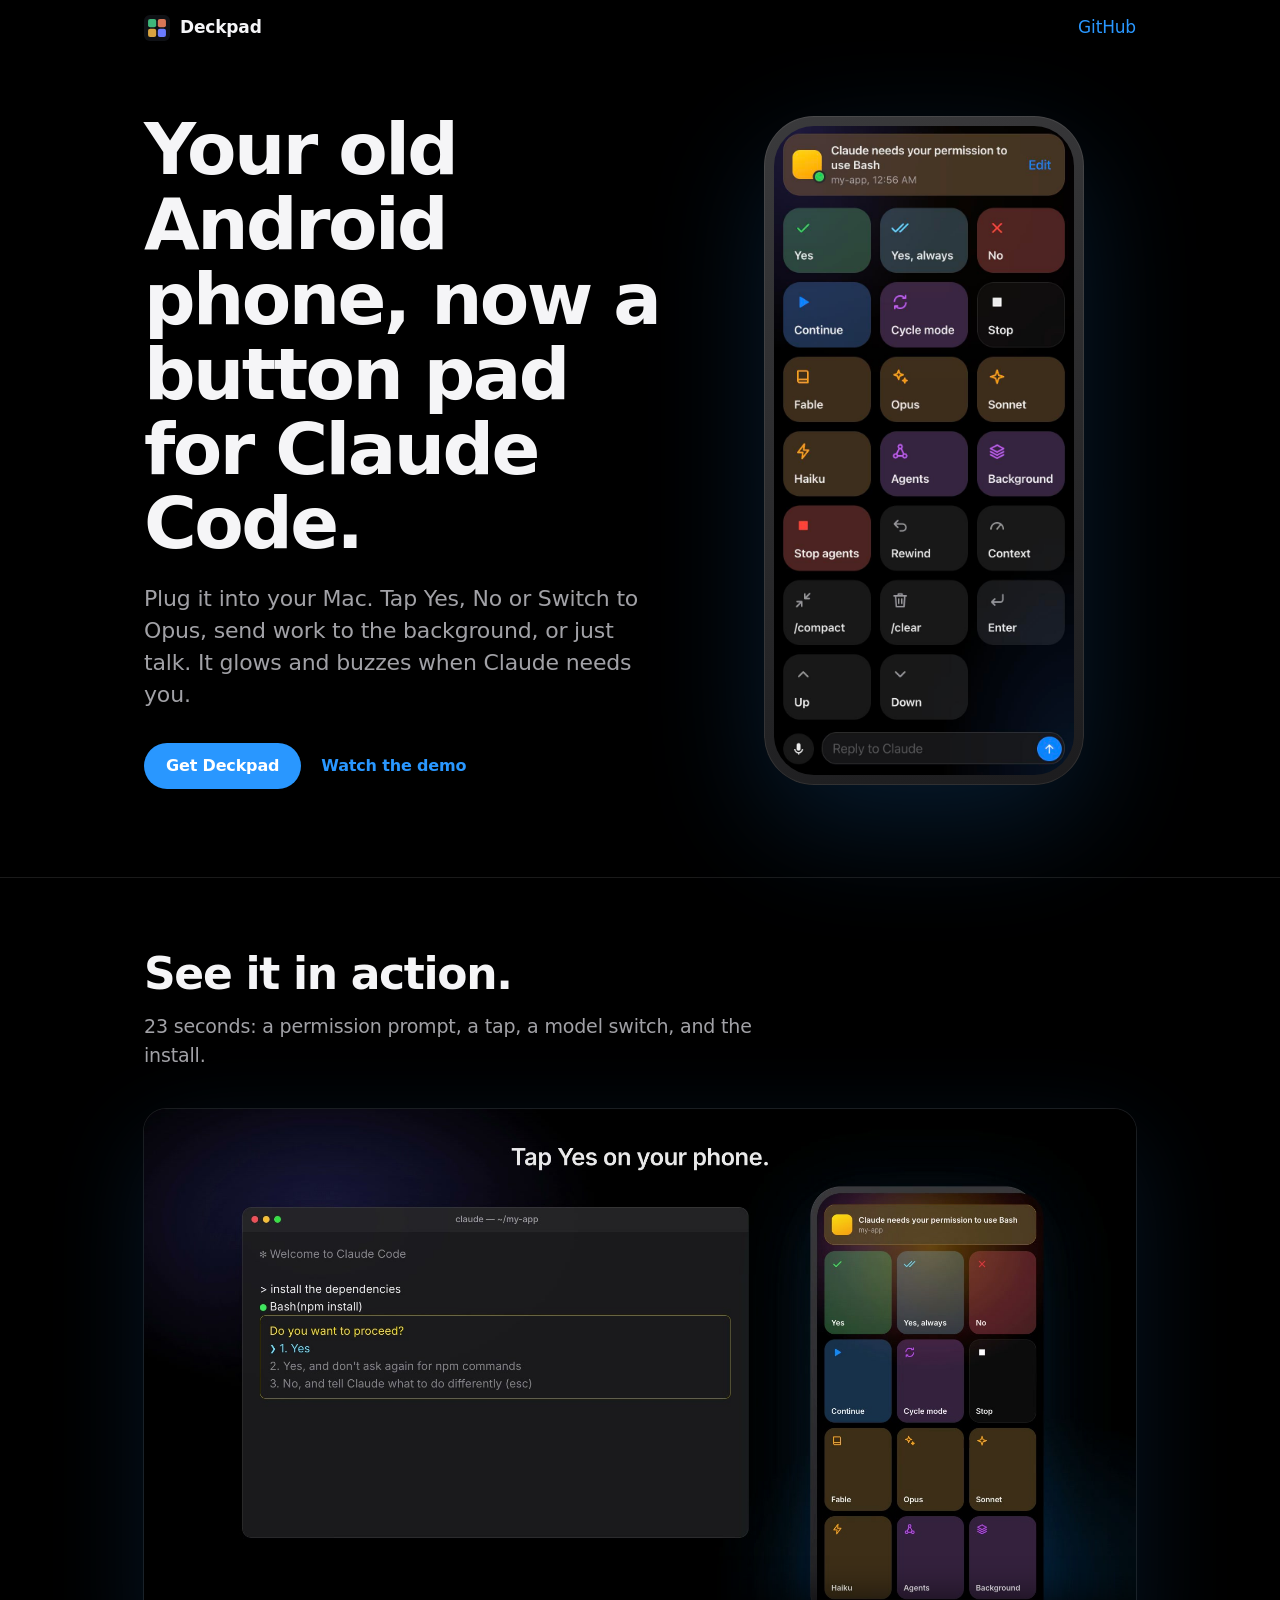
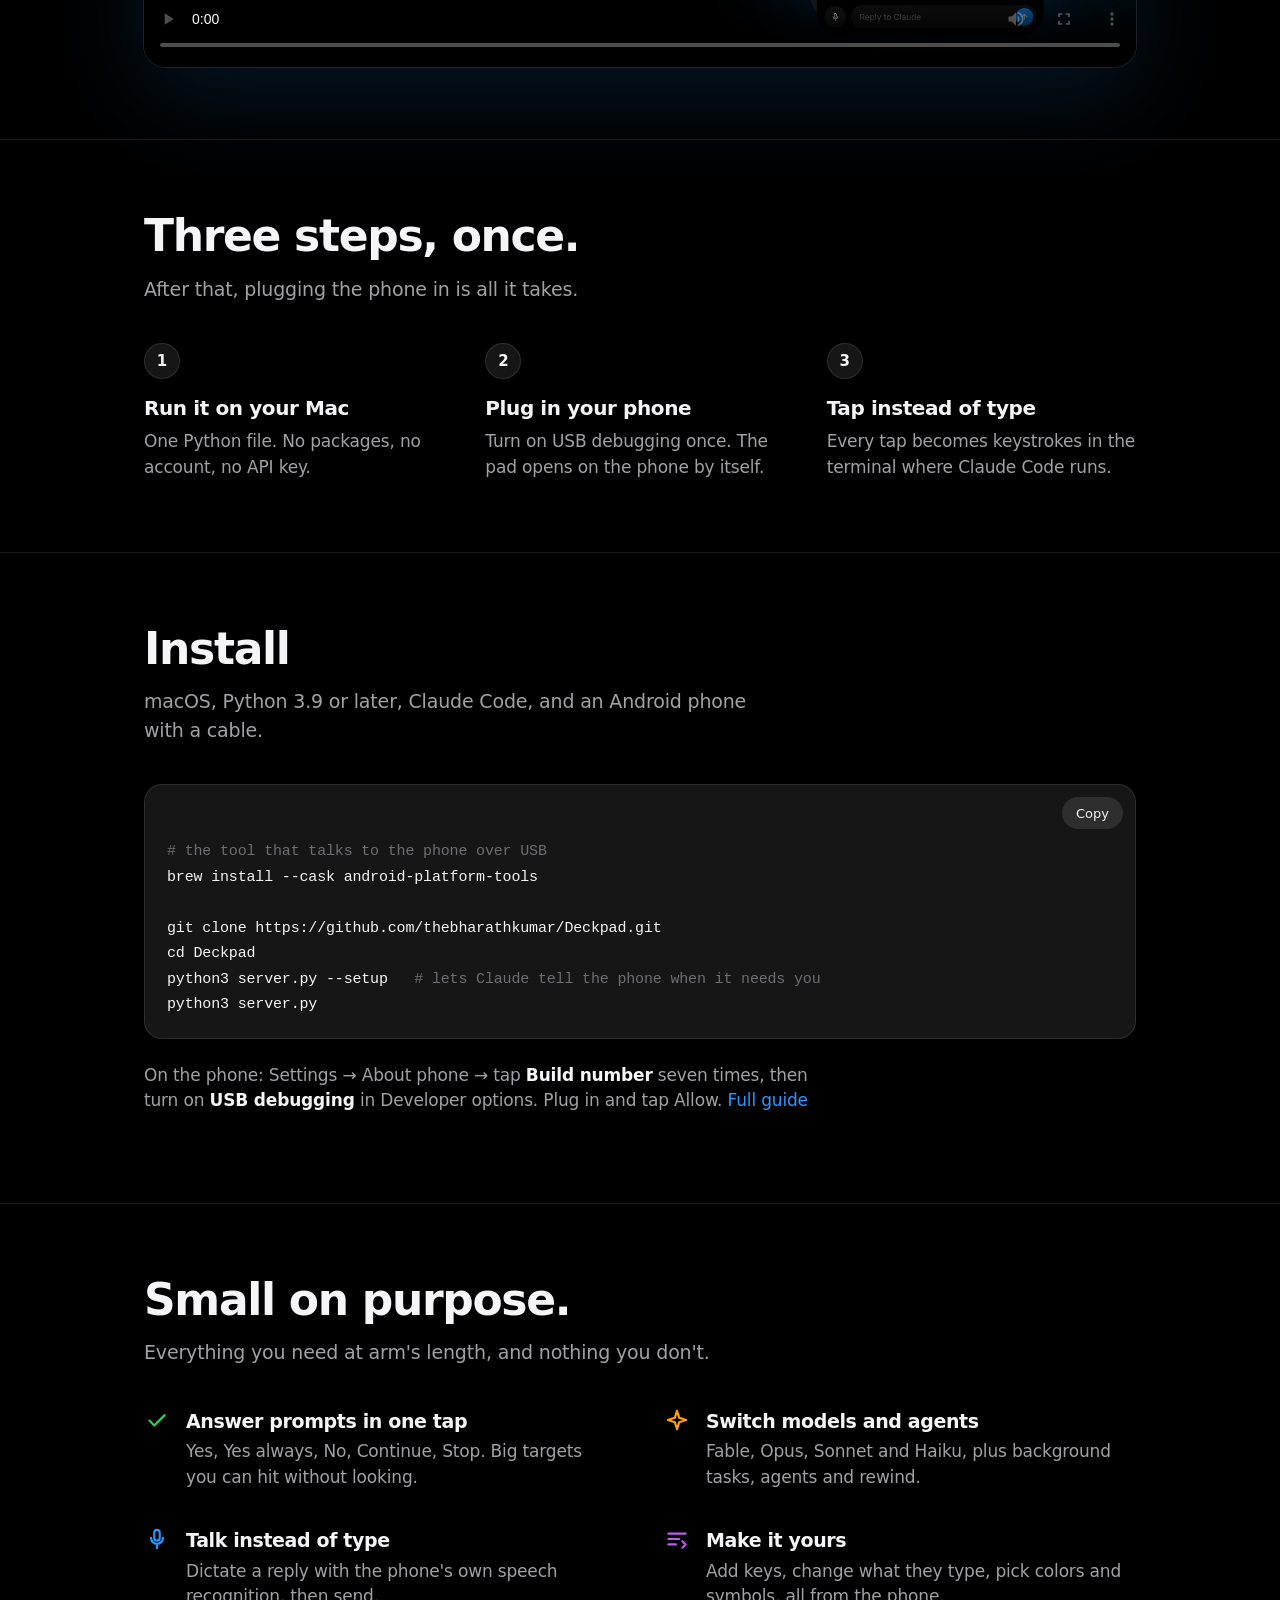
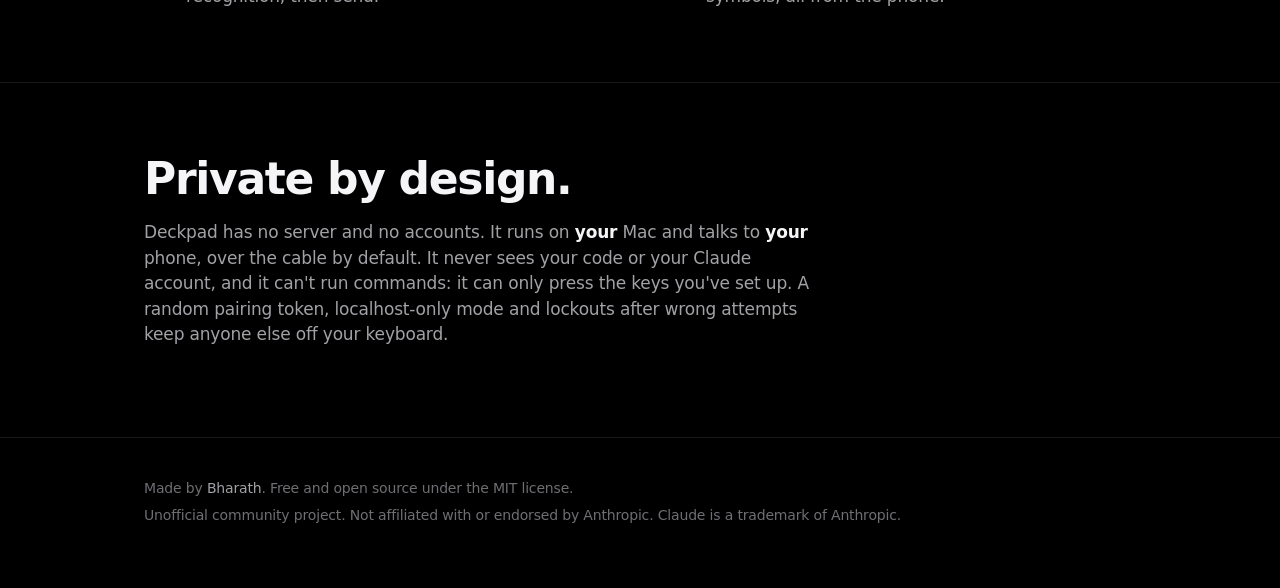
<file: site/index.html>
<!doctype html>
<html lang="en">
<head>
  <meta charset="utf-8">
  <meta name="viewport" content="width=device-width, initial-scale=1, viewport-fit=cover">
  <title>Deckpad</title>
  <meta name="description" content="Turn a spare Android phone into a button pad for Claude Code. Free, private, no API key.">
  <meta name="theme-color" content="#000000">
  <meta property="og:title" content="Deckpad">
  <meta property="og:description" content="Turn a spare Android phone into a button pad for Claude Code.">
  <meta property="og:image" content="deckpad.jpg">
  <link rel="icon" href="icon.svg">
  <style>
    :root {
      color-scheme: dark;
      --bg: #000; --label: #f5f5f7; --label-2: #a1a1a6; --label-3: #6e6e73;
      --panel: #161617; --line: rgba(255,255,255,.1); --blue: #2997ff;
      --green: #30d158; --orange: #ff9f0a; --purple: #bf5af2; --red: #ff453a;
      --sans: -apple-system, BlinkMacSystemFont, "SF Pro Display", "Inter", "Segoe UI", Roboto, system-ui, sans-serif;
      --mono: ui-monospace, "SF Mono", Menlo, Consolas, monospace;
    }
    * { box-sizing: border-box; }
    html { -webkit-text-size-adjust: 100%; }
    body { margin: 0; background: var(--bg); color: var(--label); font: 17px/1.5 var(--sans);
      -webkit-font-smoothing: antialiased; letter-spacing: -.01em; }
    a { color: var(--blue); text-decoration: none; }
    a:hover { text-decoration: underline; }
    :focus-visible { outline: 2px solid var(--blue); outline-offset: 3px; border-radius: 4px; }
    .wrap { max-width: 1040px; margin: 0 auto; padding: 0 24px; }

    nav { display: flex; align-items: center; justify-content: space-between; height: 56px; }
    nav .brand { display: flex; align-items: center; gap: 10px; color: var(--label); font-weight: 600; }
    nav .brand img { width: 26px; height: 26px; }

    /* hero: words left, the real thing right */
    .hero { display: grid; grid-template-columns: 1.1fr .9fr; gap: 48px; align-items: center; padding: 56px 0 88px; }
    h1 { font-size: clamp(40px, 6.2vw, 72px); line-height: 1.04; letter-spacing: -.035em; font-weight: 700; margin: 0 0 22px; }
    .lede { font-size: clamp(19px, 2vw, 22px); line-height: 1.45; color: var(--label-2); margin: 0 0 32px; max-width: 30em; }
    .ctas { display: flex; gap: 14px; flex-wrap: wrap; align-items: center; }
    .btn { display: inline-flex; align-items: center; gap: 8px; height: 46px; padding: 0 22px; border-radius: 999px;
      background: var(--blue); color: #fff; font-weight: 600; font-size: 16px; }
    .btn:hover { text-decoration: none; filter: brightness(1.1); }
    .btn.ghost { background: transparent; color: var(--blue); padding: 0 6px; }

    .phone { justify-self: center; width: min(320px, 78vw); padding: 10px; border-radius: 50px;
      background: linear-gradient(160deg, #3a3a3c, #1c1c1e); box-shadow: 0 40px 120px rgba(41,151,255,.18), 0 0 0 1px rgba(255,255,255,.08) inset; }
    .phone img { display: block; width: 100%; height: auto; border-radius: 40px; }

    section { padding: 72px 0; border-top: 1px solid var(--line); }
    h2 { font-size: clamp(30px, 4vw, 44px); line-height: 1.1; letter-spacing: -.03em; margin: 0 0 14px; font-weight: 700; }
    .sub { color: var(--label-2); font-size: 19px; margin: 0 0 40px; max-width: 34em; }

    /* steps really are a sequence, so they're numbered */
    .steps { list-style: none; margin: 0; padding: 0; display: grid; grid-template-columns: repeat(3, 1fr); gap: 32px; counter-reset: s; }
    .steps li { counter-increment: s; }
    .steps li::before { content: counter(s); display: grid; place-items: center; width: 34px; height: 34px; border-radius: 50%;
      background: var(--panel); border: 1px solid var(--line); font-weight: 600; font-size: 15px; margin-bottom: 14px; }
    .steps h3 { margin: 0 0 6px; font-size: 20px; letter-spacing: -.02em; }
    .steps p { margin: 0; color: var(--label-2); }

    pre { margin: 28px 0 0; padding: 54px 22px 20px; border-radius: 18px; background: var(--panel); border: 1px solid var(--line);
      font: 15px/1.7 var(--mono); color: var(--label); overflow-x: auto; position: relative; }
    pre .c { color: var(--label-3); }
    .copy { position: absolute; top: 12px; right: 12px; height: 32px; padding: 0 14px; border: 0; border-radius: 999px;
      background: rgba(255,255,255,.1); color: var(--label); font: 500 13px var(--sans); cursor: pointer; }
    .copy:hover { background: rgba(255,255,255,.16); }

    .features { display: grid; grid-template-columns: repeat(2, 1fr); gap: 36px 48px; margin: 0; padding: 0; list-style: none; }
    .features li { display: grid; grid-template-columns: 28px 1fr; gap: 14px; }
    .features svg { width: 26px; height: 26px; }
    .features svg path { fill: none; stroke: currentColor; stroke-width: 2; stroke-linecap: round; stroke-linejoin: round; }
    .features h3 { margin: 0 0 4px; font-size: 19px; letter-spacing: -.02em; }
    .features p { margin: 0; color: var(--label-2); }

    .note { color: var(--label-2); max-width: 40em; }
    .demo video { display: block; width: 100%; height: auto; border-radius: 22px; background: #000;
      box-shadow: 0 30px 100px rgba(41,151,255,.14), 0 0 0 1px var(--line); }
    .note strong { color: var(--label); font-weight: 600; }

    footer { padding: 40px 0 56px; border-top: 1px solid var(--line); color: var(--label-3); font-size: 14px; }
    footer p { margin: 0 0 6px; }

    @media (max-width: 820px) {
      .hero { grid-template-columns: 1fr; padding: 32px 0 64px; gap: 48px; }
      .steps, .features { grid-template-columns: 1fr; }
      section { padding: 56px 0; }
    }
    @media (max-width: 480px) { .wrap { padding: 0 16px; } }
    /* ---- intro: the logo's four keys press in, then the page rises */
    .intro { position: fixed; inset: 0; z-index: 100; display: grid; place-content: center; justify-items: center; gap: 14px;
      background: var(--bg); animation: intro-out .6s cubic-bezier(.2,.8,.2,1) 1.55s forwards; }
    .intro-mark { display: grid; grid-template-columns: repeat(2, 30px); gap: 7px; margin-bottom: 8px; }
    .intro-mark span { width: 30px; height: 30px; border-radius: 8px; transform: scale(.3); opacity: 0;
      animation: key-in .5s cubic-bezier(.34,1.56,.64,1) forwards; }
    .intro-mark span:nth-child(1) { background: var(--green); animation-delay: .1s; }
    .intro-mark span:nth-child(2) { background: var(--orange); animation-delay: .22s; }
    .intro-mark span:nth-child(3) { background: #ffd60a; animation-delay: .34s; }
    .intro-mark span:nth-child(4) { background: var(--blue); animation-delay: .46s; }
    .intro-word { font-size: 34px; font-weight: 700; letter-spacing: -.03em; opacity: 0; animation: rise .6s cubic-bezier(.2,.8,.2,1) .7s forwards; }
    .intro-by { color: var(--label-2); font-size: 15px; opacity: 0; animation: rise .6s cubic-bezier(.2,.8,.2,1) .85s forwards; }
    @keyframes key-in { to { transform: scale(1); opacity: 1; } }
    @keyframes rise { from { opacity: 0; transform: translateY(14px); } to { opacity: 1; transform: none; } }
    @keyframes intro-out { to { opacity: 0; transform: scale(1.04); visibility: hidden; } }
    .hero h1, .hero .lede, .hero .ctas, .phone { opacity: 0; animation: rise .8s cubic-bezier(.2,.8,.2,1) forwards; }
    .hero h1 { animation-delay: 1.75s; } .hero .lede { animation-delay: 1.87s; }
    .hero .ctas { animation-delay: 1.99s; } .phone { animation-delay: 1.9s; animation-duration: 1s; }
    .seen .intro { display: none; }
    .seen .hero h1, .seen .hero .lede, .seen .hero .ctas, .seen .phone { animation-delay: 0s; }
    @media (prefers-reduced-motion: reduce) {
      .intro { display: none; }
      .hero h1, .hero .lede, .hero .ctas, .phone { animation: none; opacity: 1; }
    }
    footer a { color: var(--label-2); }
  </style>
</head>
<body>
  <script>try { if (sessionStorage.getItem('deckpad-intro')) document.documentElement.classList.add('seen');
    sessionStorage.setItem('deckpad-intro', '1'); } catch (e) {}</script>
  <div class="intro" aria-hidden="true">
    <div class="intro-mark"><span></span><span></span><span></span><span></span></div>
    <div class="intro-word">Deckpad</div>
    <div class="intro-by">by Bharath</div>
  </div>
  <div class="wrap">
    <nav>
      <a class="brand" href="./"><img src="icon.svg" alt="">Deckpad</a>
      <a href="https://github.com/thebharathkumar/Deckpad">GitHub</a>
    </nav>

    <header class="hero">
      <div>
        <h1>Your old Android phone, now a button pad for Claude Code.</h1>
        <p class="lede">Plug it into your Mac. Tap Yes, No or Switch to Opus, send work to the
          background, or just talk. It glows and buzzes when Claude needs you.</p>
        <div class="ctas">
          <a class="btn" href="#install">Get Deckpad</a>
          <a class="btn ghost" href="#demo">Watch the demo</a>
        </div>
      </div>
      <div class="phone"><img src="deckpad.jpg" width="780" height="1688"
        alt="Deckpad on a phone showing 'Claude needs your permission to use Bash' above a grid of keys: Yes, No, Continue, Stop, Fable, Opus, Sonnet, Haiku, Agents, Background, Rewind and more."></div>
    </header>
  </div>

  <section class="demo" id="demo">
    <div class="wrap">
      <h2>See it in action.</h2>
      <p class="sub">23 seconds: a permission prompt, a tap, a model switch, and the install.</p>
      <video controls playsinline preload="metadata" poster="deckpad-demo.jpg" width="1920" height="1080">
        <source src="deckpad-demo.mp4" type="video/mp4">
      </video>
    </div>
  </section>

  <section>
    <div class="wrap">
      <h2>Three steps, once.</h2>
      <p class="sub">After that, plugging the phone in is all it takes.</p>
      <ol class="steps">
        <li><h3>Run it on your Mac</h3><p>One Python file. No packages, no account, no API key.</p></li>
        <li><h3>Plug in your phone</h3><p>Turn on USB debugging once. The pad opens on the phone by itself.</p></li>
        <li><h3>Tap instead of type</h3><p>Every tap becomes keystrokes in the terminal where Claude Code runs.</p></li>
      </ol>
    </div>
  </section>

  <section id="install">
    <div class="wrap">
      <h2>Install</h2>
      <p class="sub">macOS, Python 3.9 or later, Claude Code, and an Android phone with a cable.</p>
      <pre id="cmd"><button class="copy" type="button" data-copy="cmd">Copy</button><span class="c"># the tool that talks to the phone over USB</span>
brew install --cask android-platform-tools

git clone https://github.com/thebharathkumar/Deckpad.git
cd Deckpad
python3 server.py --setup   <span class="c"># lets Claude tell the phone when it needs you</span>
python3 server.py</pre>
      <p class="note" style="margin-top:24px">On the phone: Settings → About phone → tap <strong>Build number</strong> seven times,
        then turn on <strong>USB debugging</strong> in Developer options. Plug in and tap Allow.
        <a href="https://github.com/thebharathkumar/Deckpad#readme">Full guide</a></p>
    </div>
  </section>

  <section>
    <div class="wrap">
      <h2>Small on purpose.</h2>
      <p class="sub">Everything you need at arm's length, and nothing you don't.</p>
      <ul class="features">
        <li><svg viewBox="0 0 24 24" style="color:var(--green)" aria-hidden="true"><path d="M5 12.5l4.5 4.5L19 7.5"/></svg>
          <div><h3>Answer prompts in one tap</h3><p>Yes, Yes always, No, Continue, Stop. Big targets you can hit without looking.</p></div></li>
        <li><svg viewBox="0 0 24 24" style="color:var(--orange)" aria-hidden="true"><path d="M12 3.5l2 6.5 6.5 2-6.5 2-2 6.5-2-6.5-6.5-2 6.5-2z"/></svg>
          <div><h3>Switch models and agents</h3><p>Fable, Opus, Sonnet and Haiku, plus background tasks, agents and rewind.</p></div></li>
        <li><svg viewBox="0 0 24 24" style="color:var(--blue)" aria-hidden="true"><path d="M12 3.5a2.5 2.5 0 0 1 2.5 2.5v5a2.5 2.5 0 0 1-5 0V6A2.5 2.5 0 0 1 12 3.5zM6.5 11a5.5 5.5 0 0 0 11 0M12 16.5v4"/></svg>
          <div><h3>Talk instead of type</h3><p>Dictate a reply with the phone's own speech recognition, then send.</p></div></li>
        <li><svg viewBox="0 0 24 24" style="color:var(--purple)" aria-hidden="true"><path d="M4 7h16M4 12h10M4 17h7M17 14l3 3-3 3"/></svg>
          <div><h3>Make it yours</h3><p>Add keys, change what they type, pick colors and symbols, all from the phone.</p></div></li>
      </ul>
    </div>
  </section>

  <section>
    <div class="wrap">
      <h2>Private by design.</h2>
      <p class="note">Deckpad has no server and no accounts. It runs on <strong>your</strong> Mac and talks to
        <strong>your</strong> phone, over the cable by default. It never sees your code or your Claude account,
        and it can't run commands: it can only press the keys you've set up. A random pairing token,
        localhost-only mode and lockouts after wrong attempts keep anyone else off your keyboard.</p>
    </div>
  </section>

  <footer>
    <div class="wrap">
      <p>Made by <a href="https://github.com/thebharathkumar">Bharath</a>. Free and open source under the MIT license.</p>
      <p>Unofficial community project. Not affiliated with or endorsed by Anthropic. Claude is a trademark of Anthropic.</p>
    </div>
  </footer>

  <script>
    document.querySelectorAll('.copy').forEach((b) => b.addEventListener('click', async () => {
      const text = document.getElementById(b.dataset.copy).innerText.replace(/^Copy\s*/, '')
        .split('\n').filter((l) => l.trim() && !l.trim().startsWith('#'))
        .map((l) => l.replace(/\s+#.*$/, '')).join('\n');
      try { await navigator.clipboard.writeText(text); b.textContent = 'Copied'; }
      catch { b.textContent = 'Select and copy'; }
      setTimeout(() => (b.textContent = 'Copy'), 1800);
    }));
  </script>
</body>
</html>
</file>
